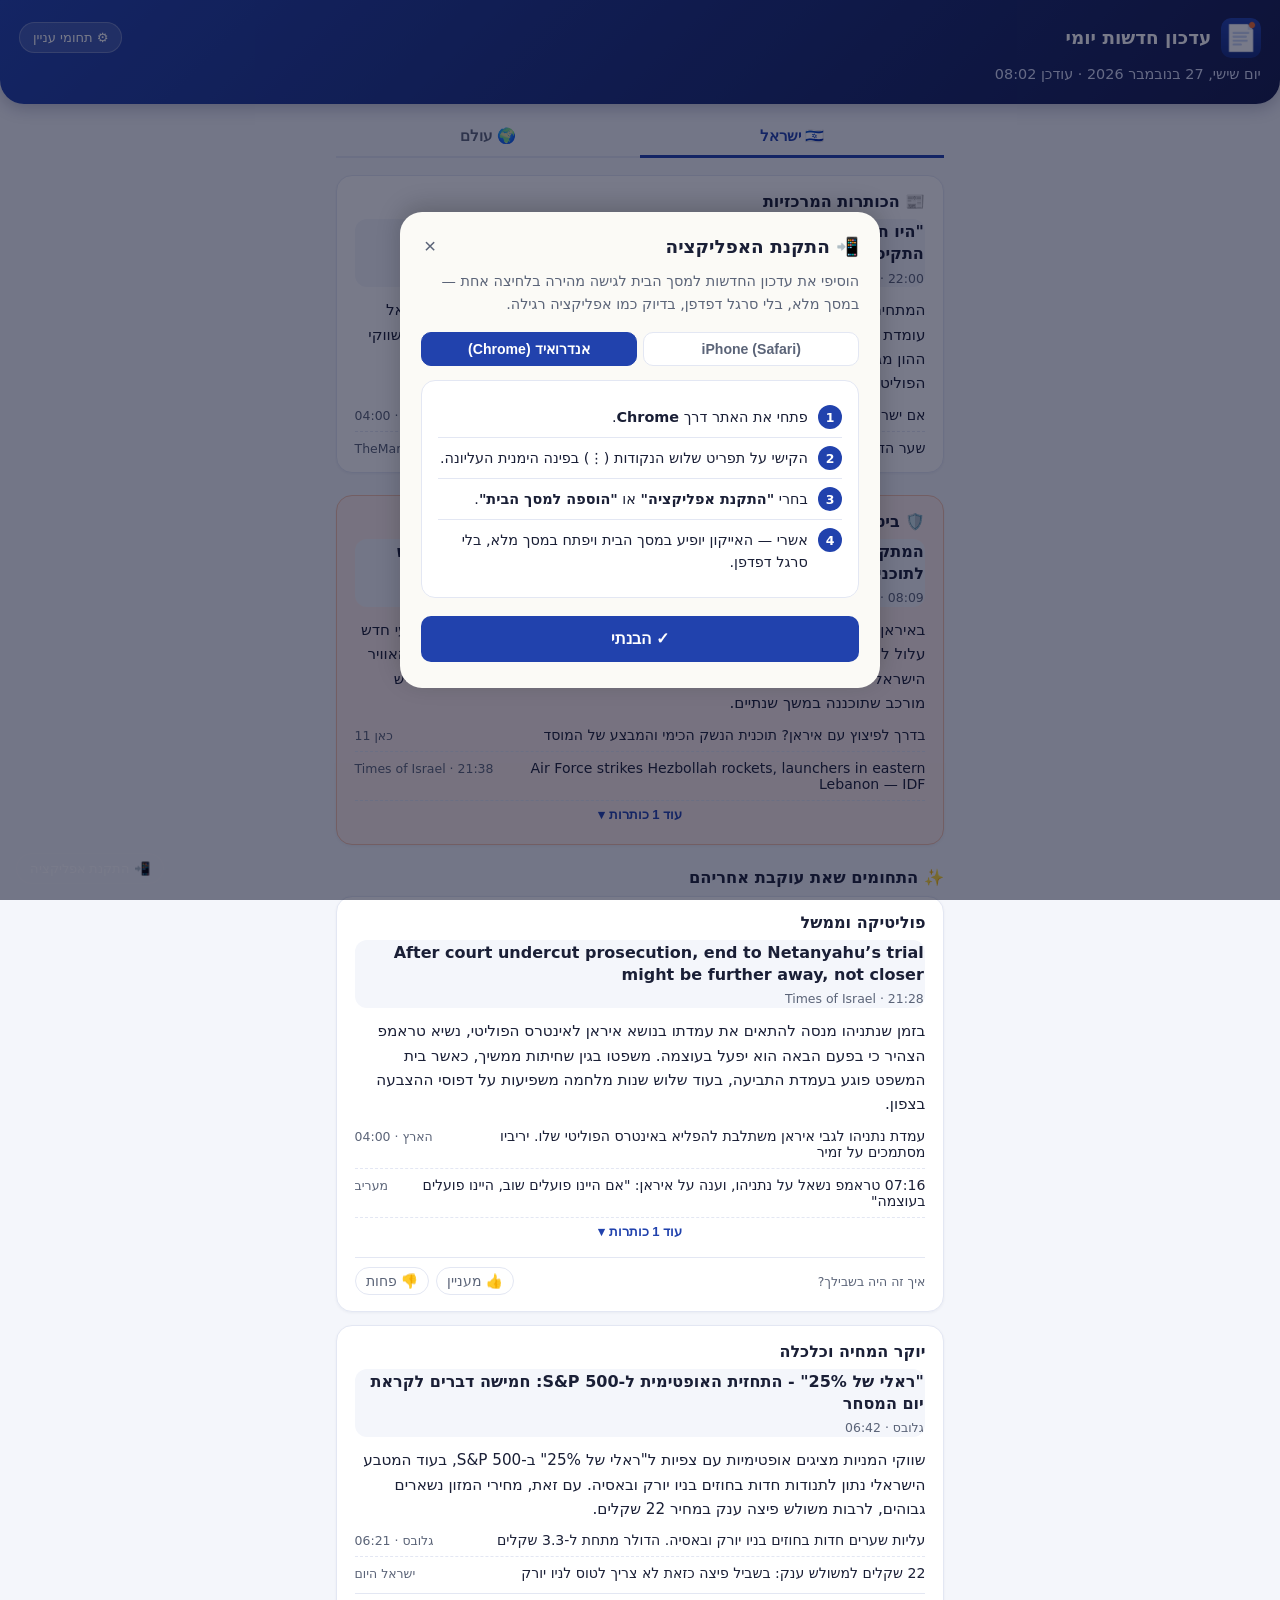
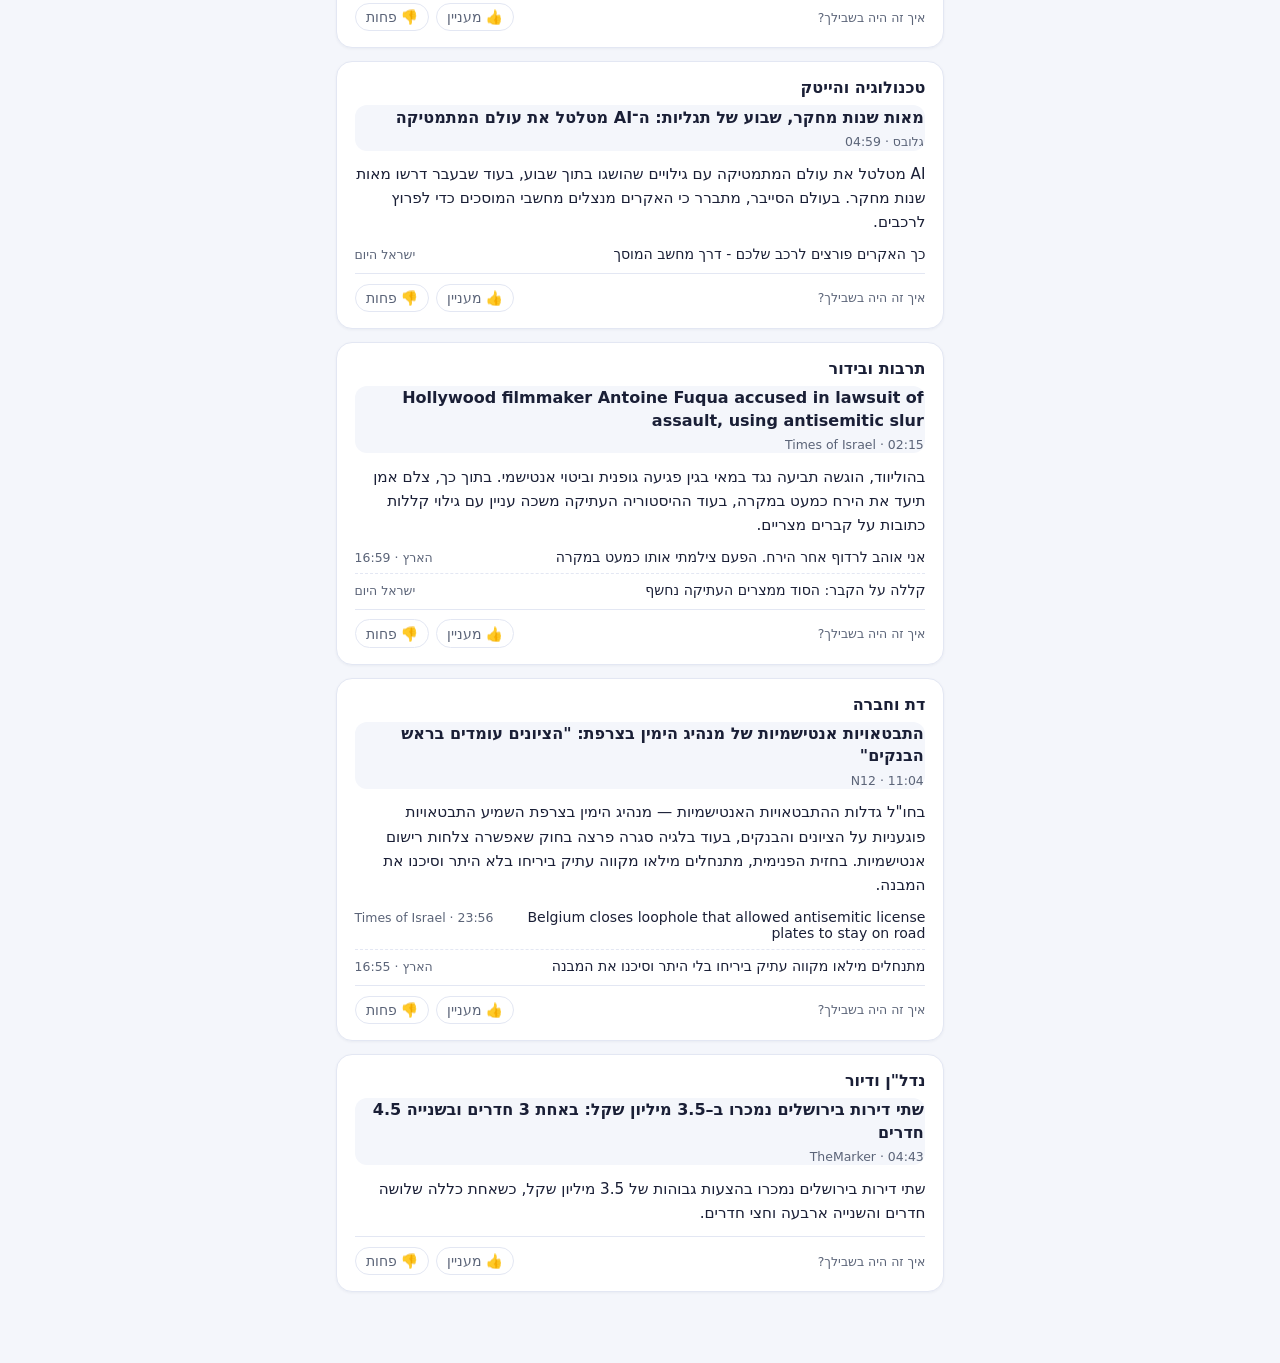
<file: site/index.html>
<!DOCTYPE html>
<html lang="he" dir="rtl">
<head>
  <meta charset="UTF-8" />
  <meta name="viewport" content="width=device-width, initial-scale=1, viewport-fit=cover" />
  <title>עדכון חדשות יומי</title>
  <meta name="description" content="תקציר חדשות ישראלי יומי, מותאם אישית" />
  <link rel="manifest" href="manifest.json" />
  <link rel="icon" href="icons/icon-192.png" />
  <link rel="apple-touch-icon" href="icons/apple-touch-icon.png" />
  <meta name="apple-mobile-web-app-capable" content="yes" />
  <meta name="apple-mobile-web-app-status-bar-style" content="black-translucent" />
  <meta name="apple-mobile-web-app-title" content="חדשות" />
  <meta name="theme-color" content="#2142ad" />
  <link rel="stylesheet" href="css/style.css" />
</head>
<body>
  <header class="app-header">
    <div class="header-row">
      <div class="brand">
        <img src="icons/icon-192.png" alt="" />
        <h1>עדכון חדשות יומי</h1>
      </div>
      <div class="header-actions">
        <a class="icon-btn" href="preferences.html">⚙️ תחומי עניין</a>
      </div>
    </div>
    <p class="date-line" id="dateLine">טוען תאריך…</p>
  </header>

  <main id="main"></main>

  <script src="js/storage.js"></script>
  <script src="js/app.js"></script>
  <script src="js/install-prompt.js"></script>
  <script src="js/sw-register.js"></script>
</body>
</html>
</file>
<file: site/css/style.css>
:root {
  --bg: #f4f6fb;
  --card-bg: #ffffff;
  --text: #1a1f36;
  --text-muted: #5b6478;
  --brand: #2142ad;
  --brand-dark: #12194a;
  --accent: #f26c2e;
  --border: #e3e7f3;
  --security-bg: #fdeeea;
  --security-border: #f4c2ab;
  --like: #1f9d55;
  --dislike: #d64545;
  --radius: 16px;
}

* { box-sizing: border-box; }

html, body {
  margin: 0;
  padding: 0;
  background: var(--bg);
  color: var(--text);
  font-family: "Segoe UI", system-ui, -apple-system, "Helvetica Neue", Arial, sans-serif;
  direction: rtl;
  width: 100%;
  max-width: 100%;
  overflow-x: hidden;
}

body {
  min-height: 100vh;
  padding-bottom: 3rem;
}

a { color: var(--brand); }

.app-header {
  background: linear-gradient(135deg, var(--brand) 0%, var(--brand-dark) 100%);
  color: #fff;
  padding: 1.1rem 1.2rem 1.4rem;
  border-radius: 0 0 24px 24px;
  box-shadow: 0 4px 16px rgba(18, 25, 74, 0.25);
}

.app-header .header-row {
  display: flex;
  align-items: center;
  justify-content: space-between;
  gap: 0.75rem;
  width: 100%;
  min-width: 0;
}

.app-header .brand {
  display: flex;
  align-items: center;
  gap: 0.6rem;
  min-width: 0;
}

.app-header .brand img {
  width: 40px;
  height: 40px;
  min-width: 40px;
  border-radius: 10px;
}

.app-header h1 {
  font-size: 1.15rem;
  margin: 0;
  min-width: 0;
  overflow-wrap: break-word;
}

.header-actions {
  min-width: max-content;
}

.app-header .date-line {
  margin: 0.5rem 0 0;
  font-size: 0.9rem;
  color: #d7ddf7;
}

.header-actions {
  display: flex;
  gap: 0.5rem;
}

.icon-btn {
  background: rgba(255, 255, 255, 0.14);
  border: 1px solid rgba(255, 255, 255, 0.25);
  color: #fff;
  border-radius: 999px;
  padding: 0.45rem 0.8rem;
  font-size: 0.82rem;
  cursor: pointer;
  display: inline-flex;
  align-items: center;
  gap: 0.3rem;
  text-decoration: none;
  white-space: nowrap;
}

.icon-btn:hover { background: rgba(255, 255, 255, 0.24); }

main {
  max-width: 640px;
  margin: 0 auto;
  padding: 0 1rem 0;
}

/* ── Tab bar ─────────────────────────────────────────────────────────────── */

.tab-bar {
  display: flex;
  gap: 0;
  border-bottom: 2px solid var(--border);
  margin-bottom: 1.1rem;
  padding-top: 0.85rem;
}

.tab-btn {
  flex: 1;
  padding: 0.6rem 1rem;
  background: none;
  border: none;
  border-bottom: 3px solid transparent;
  margin-bottom: -2px;
  font-size: 0.95rem;
  font-weight: 600;
  color: var(--text-muted);
  cursor: pointer;
  transition: color 0.15s, border-color 0.15s;
}

.tab-btn.active {
  color: var(--brand);
  border-bottom-color: var(--brand);
}

.tab-btn:hover:not(.active) {
  color: var(--text);
}

.tab-panel[hidden] { display: none; }

.section {
  margin-bottom: 1.4rem;
}

.section-title {
  font-size: 1.02rem;
  font-weight: 700;
  margin: 0 0 0.6rem;
  display: flex;
  align-items: center;
  gap: 0.4rem;
}

.card {
  background: var(--card-bg);
  border: 1px solid var(--border);
  border-radius: var(--radius);
  padding: 1rem 1.1rem;
  margin-bottom: 0.8rem;
  box-shadow: 0 1px 3px rgba(20, 30, 70, 0.05);
}

.card.security {
  background: var(--security-bg);
  border-color: var(--security-border);
}

.hero-headline {
  display: block;
  text-decoration: none;
  color: inherit;
  border-radius: 12px;
  overflow: hidden;
  margin-bottom: 0.7rem;
  background: var(--bg);
}

.hero-image {
  display: block;
  width: 100%;
  aspect-ratio: 16 / 9;
  object-fit: cover;
  background: var(--border);
}

.hero-headline-text {
  display: flex;
  flex-direction: column;
  gap: 0.3rem;
  padding: 0.65rem 0.1rem 0.1rem;
}

.hero-headline.no-image .hero-headline-text {
  padding-top: 0.1rem;
}

.hero-title {
  font-weight: 700;
  font-size: 1rem;
  line-height: 1.4;
}

.card-summary {
  margin: 0 0 0.7rem;
  line-height: 1.6;
  font-size: 0.95rem;
  color: var(--text);
  overflow-wrap: break-word;
}

.headline-list {
  list-style: none;
  margin: 0;
  padding: 0;
  display: flex;
  flex-direction: column;
  gap: 0.5rem;
}

.headline-item {
  display: flex;
  align-items: baseline;
  justify-content: space-between;
  gap: 0.6rem;
  font-size: 0.88rem;
  padding-top: 0.5rem;
  border-top: 1px dashed var(--border);
}

.headline-item:first-child {
  border-top: none;
  padding-top: 0;
}

.headline-item a {
  color: var(--text);
  text-decoration: none;
  flex: 1;
}

.headline-item a:hover { text-decoration: underline; }

.headline-source {
  color: var(--text-muted);
  font-size: 0.78rem;
  white-space: nowrap;
}

.read-more {
  display: inline-block;
  margin-top: 0.6rem;
  font-size: 0.82rem;
  font-weight: 600;
  color: var(--brand);
  text-decoration: none;
}

/* higher specificity than .headline-list's display:flex so the hidden attr wins */
.headline-list-extra[hidden] { display: none; }

.see-more-btn {
  display: block;
  width: 100%;
  margin-top: 0.5rem;
  padding: 0.4rem 0;
  background: none;
  border: none;
  border-top: 1px dashed var(--border);
  color: var(--brand);
  font-size: 0.82rem;
  font-weight: 600;
  cursor: pointer;
  text-align: center;
}
.see-more-btn:hover { color: var(--brand-dark); }

.card-footer {
  display: flex;
  align-items: center;
  justify-content: space-between;
  margin-top: 0.7rem;
  padding-top: 0.6rem;
  border-top: 1px solid var(--border);
}

.card-title-row {
  display: flex;
  align-items: center;
  justify-content: space-between;
  gap: 0.5rem;
  margin-bottom: 0.5rem;
}

.card-title-row h3 {
  margin: 0;
  font-size: 1rem;
}

.like-buttons {
  display: flex;
  gap: 0.4rem;
}

.like-btn {
  border: 1px solid var(--border);
  background: #fff;
  border-radius: 999px;
  padding: 0.32rem 0.65rem;
  font-size: 0.85rem;
  cursor: pointer;
  color: var(--text-muted);
}

.like-btn.active-like {
  background: rgba(31, 157, 85, 0.12);
  border-color: var(--like);
  color: var(--like);
}

.like-btn.active-dislike {
  background: rgba(214, 69, 69, 0.12);
  border-color: var(--dislike);
  color: var(--dislike);
}

.empty-state, .loading-state, .error-state {
  text-align: center;
  color: var(--text-muted);
  padding: 2.5rem 1rem;
  font-size: 0.92rem;
}

.error-state { color: var(--dislike); }

.demo-banner {
  background: #fff7e6;
  border: 1px solid #f2d38a;
  color: #7a5a00;
  border-radius: 12px;
  padding: 0.7rem 0.9rem;
  font-size: 0.82rem;
  margin: 1rem 0 0.2rem;
  text-align: center;
}

/* Preferences page */

.pref-intro {
  color: var(--text-muted);
  font-size: 0.9rem;
  line-height: 1.6;
  margin-bottom: 1rem;
}

.pref-list {
  list-style: none;
  margin: 0 0 1.2rem;
  padding: 0;
  display: flex;
  flex-direction: column;
  gap: 0.5rem;
}

.pref-item {
  background: var(--card-bg);
  border: 1px solid var(--border);
  border-radius: 12px;
  padding: 0.75rem 0.9rem;
  display: flex;
  align-items: center;
  justify-content: space-between;
  gap: 0.6rem;
}

.pref-item label {
  display: flex;
  align-items: center;
  gap: 0.6rem;
  font-size: 0.95rem;
  flex: 1;
  cursor: pointer;
}

.pref-item input[type="checkbox"] {
  width: 20px;
  height: 20px;
  accent-color: var(--brand);
  cursor: pointer;
}

.custom-subject-row {
  display: flex;
  gap: 0.5rem;
  margin-bottom: 1.3rem;
}

.custom-subject-row input[type="text"] {
  flex: 1;
  padding: 0.65rem 0.8rem;
  border-radius: 10px;
  border: 1px solid var(--border);
  font-size: 0.92rem;
}

.custom-subject-row button, .primary-btn {
  background: var(--brand);
  color: #fff;
  border: none;
  border-radius: 10px;
  padding: 0.65rem 1rem;
  font-size: 0.92rem;
  cursor: pointer;
  font-weight: 600;
}

.custom-list {
  list-style: none;
  padding: 0;
  margin: 0 0 1rem;
  display: flex;
  flex-wrap: wrap;
  gap: 0.4rem;
}

.custom-chip {
  background: #eef1fb;
  border: 1px solid var(--border);
  border-radius: 999px;
  padding: 0.35rem 0.7rem;
  font-size: 0.85rem;
  display: flex;
  align-items: center;
  gap: 0.4rem;
}

.custom-chip button {
  background: none;
  border: none;
  color: var(--dislike);
  cursor: pointer;
  font-size: 0.9rem;
  padding: 0;
}

.send-update-box {
  background: var(--card-bg);
  border: 1px solid var(--border);
  border-radius: var(--radius);
  padding: 1rem;
  text-align: center;
}

.send-update-box p {
  color: var(--text-muted);
  font-size: 0.85rem;
  margin: 0.6rem 0 0;
}

.primary-btn {
  width: 100%;
  padding: 0.85rem;
  font-size: 1rem;
}

.primary-btn:active { opacity: 0.85; }

.confirmation-note {
  margin-top: 0.7rem;
  background: rgba(31, 157, 85, 0.1);
  color: var(--like);
  border-radius: 10px;
  padding: 0.6rem;
  font-size: 0.85rem;
  display: none;
}

.confirmation-note.visible { display: block; }

/* Install modal */

.install-overlay {
  position: fixed;
  inset: 0;
  background: rgba(10, 14, 40, 0.55);
  display: flex;
  align-items: flex-end;
  justify-content: center;
  z-index: 1000;
  padding: 0;
}

.install-overlay.hidden { display: none; }

.install-modal {
  background: #fbfaf6;
  width: 100%;
  max-width: 480px;
  border-radius: 22px 22px 0 0;
  padding: 1.3rem 1.3rem 1.6rem;
  box-shadow: 0 -6px 24px rgba(0, 0, 0, 0.2);
  max-height: 85vh;
  overflow-y: auto;
}

@media (min-width: 540px) {
  .install-overlay { align-items: center; }
  .install-modal { border-radius: 22px; }
}

.install-modal-header {
  display: flex;
  align-items: center;
  justify-content: space-between;
  margin-bottom: 0.6rem;
}

.install-modal-header h2 {
  font-size: 1.15rem;
  margin: 0;
  display: flex;
  align-items: center;
  gap: 0.4rem;
}

.install-close {
  background: none;
  border: none;
  font-size: 1.3rem;
  cursor: pointer;
  color: var(--text-muted);
  line-height: 1;
  padding: 0.2rem;
}

.install-desc {
  color: var(--text-muted);
  font-size: 0.9rem;
  line-height: 1.6;
  margin: 0 0 1rem;
}

.install-tabs {
  display: flex;
  gap: 0.4rem;
  margin-bottom: 0.9rem;
}

.install-tab-btn {
  flex: 1;
  padding: 0.5rem;
  border-radius: 10px;
  border: 1px solid var(--border);
  background: #fff;
  font-size: 0.88rem;
  font-weight: 600;
  cursor: pointer;
  color: var(--text-muted);
}

.install-tab-btn.active {
  background: var(--brand);
  color: #fff;
  border-color: var(--brand);
}

.install-steps {
  background: #fff;
  border: 1px solid var(--border);
  border-radius: 14px;
  padding: 1rem;
  margin-bottom: 1.1rem;
}

.install-step {
  display: flex;
  align-items: flex-start;
  gap: 0.65rem;
  padding: 0.5rem 0;
}

.install-step:not(:last-child) {
  border-bottom: 1px solid var(--border);
}

.install-step-num {
  background: var(--brand);
  color: #fff;
  width: 24px;
  height: 24px;
  min-width: 24px;
  border-radius: 50%;
  display: flex;
  align-items: center;
  justify-content: center;
  font-size: 0.78rem;
  font-weight: 700;
}

.install-step-text {
  font-size: 0.9rem;
  line-height: 1.5;
  padding-top: 0.1rem;
}

.install-reopen {
  position: fixed;
  bottom: 1rem;
  left: 1rem;
  z-index: 900;
}
</file>
